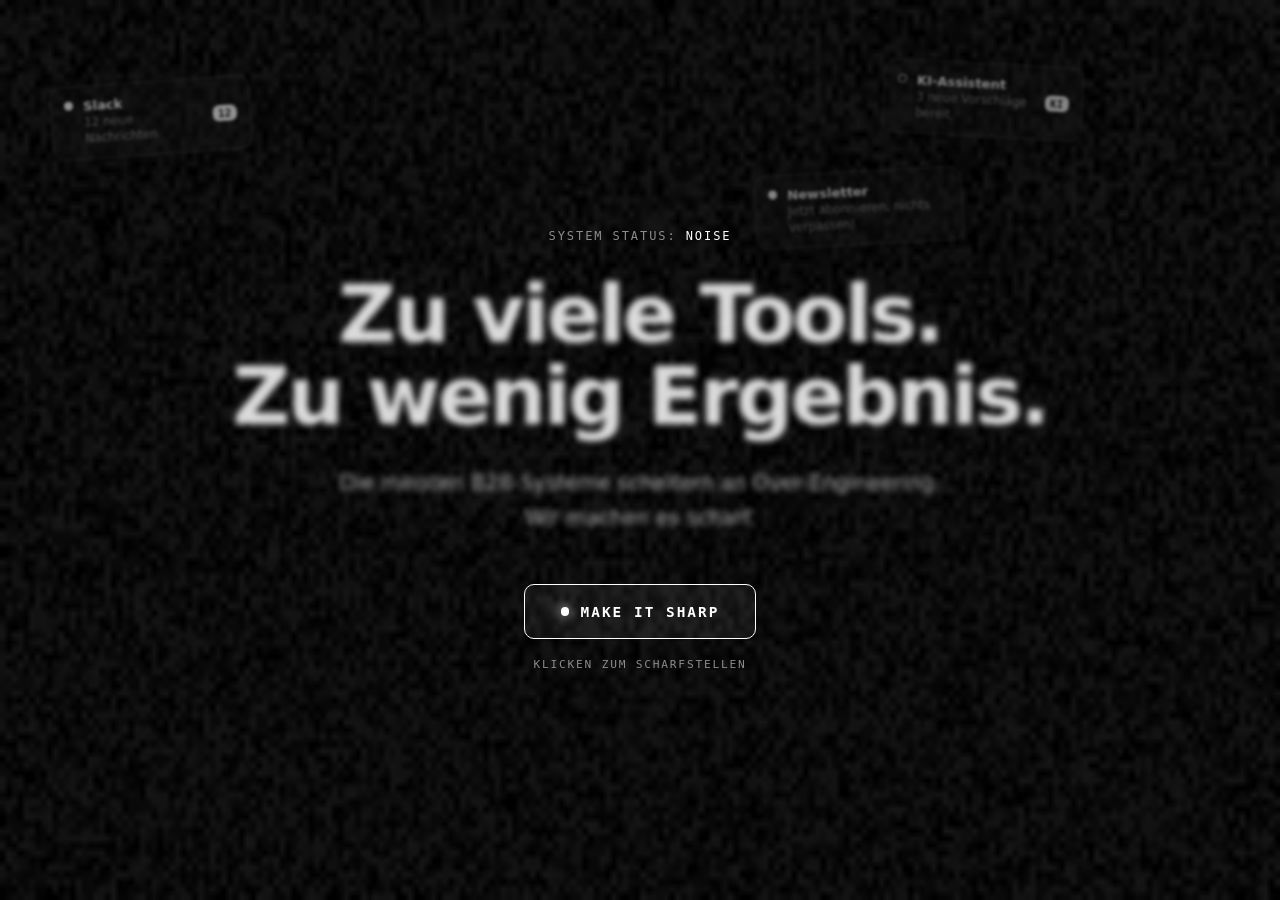
<file: index.html>
<!doctype html>
<html lang="de" data-state="noise">
<head>
<meta charset="utf-8">
<meta name="viewport" content="width=device-width, initial-scale=1">

<title>Simple by Default — Noise vs. Focus</title>
<meta name="description" content="Komplexität vernichten, Ergebnisse scharfstellen. Radikal schlanke B2B-Systeme für Video-Pipelines, KI-Lösungen und operative Prozesse.">

<meta property="og:type" content="website">
<meta property="og:title" content="Simple by Default — Make It Sharp">
<meta property="og:description" content="Zu viele Tools. Zu wenig Ergebnis. Wir machen es scharf.">
<meta property="og:url" content="https://simplebydefault.com/">
<link rel="canonical" href="https://simplebydefault.com/">
<meta name="theme-color" content="#000000">
<link rel="icon" href="logo.svg" type="image/svg+xml">
<link rel="stylesheet" href="noise.css">
<script src="noise.js" defer></script>
</head>

<body>
<a class="skip-link" href="#focus">Zum Inhalt springen</a>

<canvas id="grain" class="backdrop-grain" aria-hidden="true"></canvas>

<!-- Background clutter: every notification that fills the brain. JS pops
     them in one after another, so the screen visibly fills up. Purely
     decorative, cleared the instant the page is sharpened. -->
<div class="noise-clutter" aria-hidden="true">
  <div class="pop" style="--x:4%;--y:9%;--w:12.5rem;--r:-4deg;--o:.55;--d:7s">
    <span class="pop-dot filled"></span>
    <div><b>Slack</b><span>12 neue Nachrichten</span></div>
    <span class="badge">12</span>
  </div>
  <div class="pop" style="--x:69%;--y:7%;--w:12.5rem;--r:3deg;--o:.5;--d:8.5s">
    <span class="pop-dot"></span>
    <div><b>KI-Assistent</b><span>3 neue Vorschläge bereit</span></div>
    <span class="badge">KI</span>
  </div>
  <div class="pop" style="--x:59%;--y:19%;--w:13rem;--r:-3deg;--o:.5;--d:6.5s">
    <span class="pop-dot filled"></span>
    <div><b>Newsletter</b><span>Jetzt abonnieren, nichts verpassen!</span></div>
  </div>
  <div class="pop" style="--x:7%;--y:25%;--w:12rem;--r:2deg;--o:.48;--d:9s">
    <span class="pop-dot"></span>
    <div><b>Kalender</b><span>Meeting in 5 Minuten</span></div>
  </div>
  <div class="pop" style="--x:73%;--y:33%;--w:11.5rem;--r:-2deg;--o:.52;--d:7.5s">
    <span class="pop-dot filled"></span>
    <div><b>Posteingang</b><span>47 ungelesen</span></div>
    <span class="badge">47</span>
  </div>
  <div class="pop" style="--x:3%;--y:43%;--w:12.5rem;--r:3deg;--o:.45;--d:8s">
    <span class="pop-dot"></span>
    <div><b>Cookie-Einwilligung</b><span>Bitte 312 Anbieter bestätigen</span></div>
  </div>
  <div class="pop" style="--x:66%;--y:49%;--w:12rem;--r:-4deg;--o:.5;--d:6.8s">
    <span class="pop-dot filled"></span>
    <div><b>System-Update</b><span>Neustart erforderlich</span></div>
    <span class="badge">NEU</span>
  </div>
  <div class="pop" style="--x:11%;--y:59%;--w:12.5rem;--r:2deg;--o:.5;--d:9.5s">
    <span class="pop-dot"></span>
    <div><b>LinkedIn</b><span>8 neue Benachrichtigungen</span></div>
    <span class="badge">8</span>
  </div>
  <div class="pop" style="--x:71%;--y:65%;--w:12rem;--r:4deg;--o:.46;--d:7.2s">
    <span class="pop-dot filled"></span>
    <div><b>Testphase</b><span>Endet heute. Jetzt upgraden!</span></div>
  </div>
  <div class="pop" style="--x:5%;--y:73%;--w:13rem;--r:-3deg;--o:.48;--d:8.2s">
    <span class="pop-dot"></span>
    <div><b>KI</b><span>Fasse deinen Posteingang zusammen…</span></div>
  </div>
  <div class="pop" style="--x:59%;--y:79%;--w:12.5rem;--r:2deg;--o:.45;--d:7s">
    <span class="pop-dot filled"></span>
    <div><b>Erinnerung</b><span>6 Leads nachfassen</span></div>
    <span class="badge">6</span>
  </div>
  <div class="pop" style="--x:31%;--y:5%;--w:12.5rem;--r:-2deg;--o:.4;--d:9s">
    <span class="pop-dot"></span>
    <div><b>Neuer Kommentar</b><span>in „Q3-Strategie.doc"</span></div>
  </div>
  <div class="pop" style="--x:40%;--y:85%;--w:12rem;--r:3deg;--o:.42;--d:8s">
    <span class="pop-dot filled"></span>
    <div><b>Speicher fast voll</b><span>98% belegt</span></div>
  </div>
</div>

<!-- ===================== STATE A · NOISE ===================== -->

<section class="hero-noise only-noise">
  <div>
    <p class="eyebrow mono">System Status: <span class="live">Noise</span></p>
    <h1 class="haze">Zu viele Tools.<br>Zu wenig Ergebnis.</h1>
    <p class="sub haze">Die meisten B2B-Systeme scheitern an Over-Engineering. Wir machen es scharf.</p>

    <div class="sharpen-wrap">
      <button type="button" class="sharpen" data-sharpen>
        <span class="dot" aria-hidden="true"></span>
        Make It Sharp
      </button>
      <p class="hint">Klicken zum Scharfstellen</p>
    </div>
  </div>
</section>

<!-- ===================== STATE B · SHARP ===================== -->

<header class="topbar only-sharp">
  <div class="wrap topbar-inner">
    <a class="brand" href="index.html">
      <img class="mark" src="logo.svg" alt="" width="20" height="20">
      Simple by Default
    </a>
    <button type="button" class="ghost-btn" data-noise>
      <span class="swatch" aria-hidden="true"></span>
      Re-add noise
    </button>
  </div>
</header>

<main id="focus" class="only-sharp">

  <section class="hero-sharp">
    <div class="wrap">
      <p class="eyebrow-line">Focused · B2B Systems</p>
      <h1>Keep It Simple.<br>Make It Work.</h1>
      <p class="sub">Radikal schlanke Systeme für Video-Pipelines, KI-Lösungen und operative Prozesse.</p>
    </div>
  </section>

  <section class="section services">
    <div class="wrap">
      <div class="section-head">
        <p class="eyebrow-line">Leistungen</p>
      </div>

      <ul class="rows">
        <li class="row">
          <span class="idx">01</span>
          <h3>Automated Workflows &amp; AI Services</h3>
          <p>Prozesse ohne Reibung. KI dort, wo sie trägt, nicht als Buzzword.</p>
        </li>
        <li class="row">
          <span class="idx">02</span>
          <h3>Editing &amp; Video Pipelines</h3>
          <p>Scharfer Schnitt, schnelle Auslieferung. Als System gebaut, nicht als Einzelfall.</p>
        </li>
        <li class="row">
          <span class="idx">03</span>
          <h3>System Architecture &amp; Operations</h3>
          <p>Schlanke Verwaltung, zero Overhead. Wenige bewegliche Teile, stabiler Betrieb.</p>
        </li>
      </ul>
    </div>
  </section>

  <section class="section philosophy">
    <div class="wrap">
      <p class="eyebrow-line">Haltung</p>
      <p class="line">Simple by Default.</p>
      <p class="foot">Je weniger bewegliche Teile, desto weniger kann kaputtgehen. Wir bauen Systeme, die im Alltag bestehen, statt Feature-Listen, die niemand nutzt.</p>
    </div>
  </section>

  <section class="section section-contact" id="contact">
    <div class="wrap">
      <p class="eyebrow-line">Kontakt</p>
      <p class="contact-line">Sagen Sie uns, was scharf werden soll.</p>

      <form class="widget" data-contact novalidate>
        <div class="field-row">
          <label class="visually-hidden" for="email">E-Mail-Adresse</label>
          <input id="email" name="email" type="email" placeholder="you@company.com" autocomplete="email">
          <button type="submit" class="submit">
            Request access <span aria-hidden="true">→</span>
          </button>
        </div>
        <p class="widget-note">Kein Funnel, keine Demo-Pipeline. Direkt an <a href="mailto:hello@simplebydefault.com">hello@simplebydefault.com</a>.</p>
      </form>
    </div>
  </section>

  <footer class="footer">
    <div class="wrap footer-inner">
      <span>© 2026 Simple by Default</span>
      <nav class="footer-links" aria-label="Rechtliches">
        <a href="impressum.html">Impressum</a>
        <a href="datenschutz.html">Datenschutz</a>
        <a href="mailto:hello@simplebydefault.com">hello@simplebydefault.com</a>
      </nav>
    </div>
  </footer>

</main>

</body>
</html>
</file>
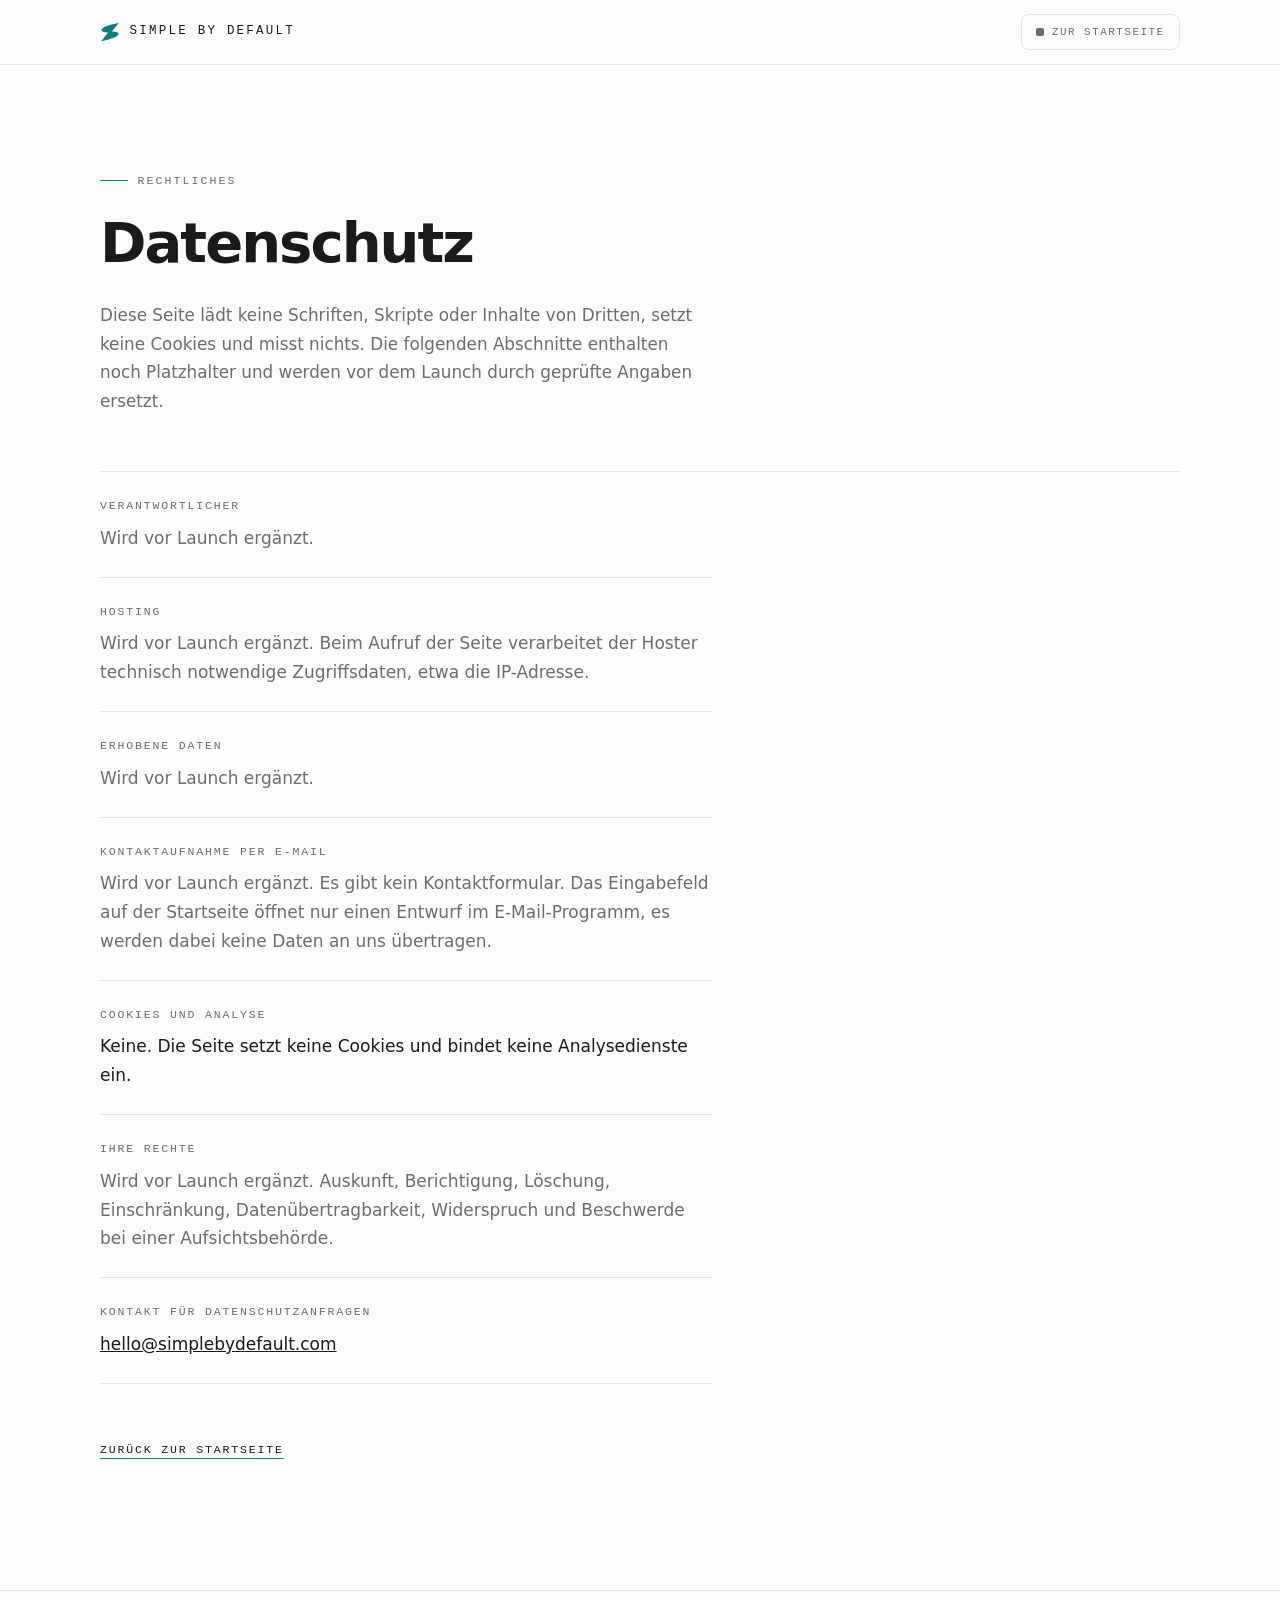
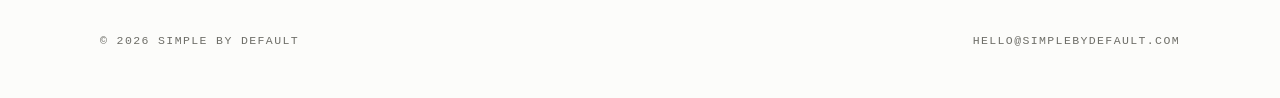
<file: datenschutz.html>
<!doctype html>
<html lang="de" data-state="sharp">
<head>
<meta charset="utf-8">
<meta name="viewport" content="width=device-width, initial-scale=1">

<title>Datenschutz — Simple by Default</title>
<meta name="description" content="Datenschutzerklärung von Simple by Default.">
<meta property="og:type" content="website">
<meta property="og:title" content="Datenschutz — Simple by Default">
<meta property="og:description" content="Datenschutzerklärung von Simple by Default.">
<meta property="og:url" content="https://simplebydefault.com/datenschutz.html">
<link rel="canonical" href="https://simplebydefault.com/datenschutz.html">
<meta name="theme-color" content="#FCFCFA">
<link rel="icon" href="logo.svg" type="image/svg+xml">
<link rel="stylesheet" href="noise.css">
</head>

<body>
<a class="skip-link" href="#main">Zum Inhalt springen</a>

<header class="topbar">
  <div class="wrap topbar-inner">
    <a class="brand" href="index.html">
      <img class="mark" src="logo.svg" alt="" width="20" height="20">
      Simple by Default
    </a>
    <a class="ghost-btn" href="index.html">
      <span class="swatch" aria-hidden="true"></span>
      Zur Startseite
    </a>
  </div>
</header>

<main id="main" class="legal">
  <div class="wrap">
    <p class="eyebrow-line">Rechtliches</p>
    <h1>Datenschutz</h1>
    <p class="note">Diese Seite lädt keine Schriften, Skripte oder Inhalte von Dritten, setzt keine Cookies und misst nichts. Die folgenden Abschnitte enthalten noch Platzhalter und werden vor dem Launch durch geprüfte Angaben ersetzt.</p>

    <dl>
      <dt>Verantwortlicher</dt>
      <dd class="todo">Wird vor Launch ergänzt.</dd>

      <dt>Hosting</dt>
      <dd class="todo">Wird vor Launch ergänzt. Beim Aufruf der Seite verarbeitet der Hoster technisch notwendige Zugriffsdaten, etwa die IP-Adresse.</dd>

      <dt>Erhobene Daten</dt>
      <dd class="todo">Wird vor Launch ergänzt.</dd>

      <dt>Kontaktaufnahme per E-Mail</dt>
      <dd class="todo">Wird vor Launch ergänzt. Es gibt kein Kontaktformular. Das Eingabefeld auf der Startseite öffnet nur einen Entwurf im E-Mail-Programm, es werden dabei keine Daten an uns übertragen.</dd>

      <dt>Cookies und Analyse</dt>
      <dd>Keine. Die Seite setzt keine Cookies und bindet keine Analysedienste ein.</dd>

      <dt>Ihre Rechte</dt>
      <dd class="todo">Wird vor Launch ergänzt. Auskunft, Berichtigung, Löschung, Einschränkung, Datenübertragbarkeit, Widerspruch und Beschwerde bei einer Aufsichtsbehörde.</dd>

      <dt>Kontakt für Datenschutzanfragen</dt>
      <dd><a href="mailto:hello@simplebydefault.com">hello@simplebydefault.com</a></dd>
    </dl>

    <a class="back-link" href="index.html">Zurück zur Startseite</a>
  </div>
</main>

<footer class="footer">
  <div class="wrap footer-inner">
    <span>© 2026 Simple by Default</span>
    <a href="mailto:hello@simplebydefault.com">hello@simplebydefault.com</a>
  </div>
</footer>

</body>
</html>
</file>
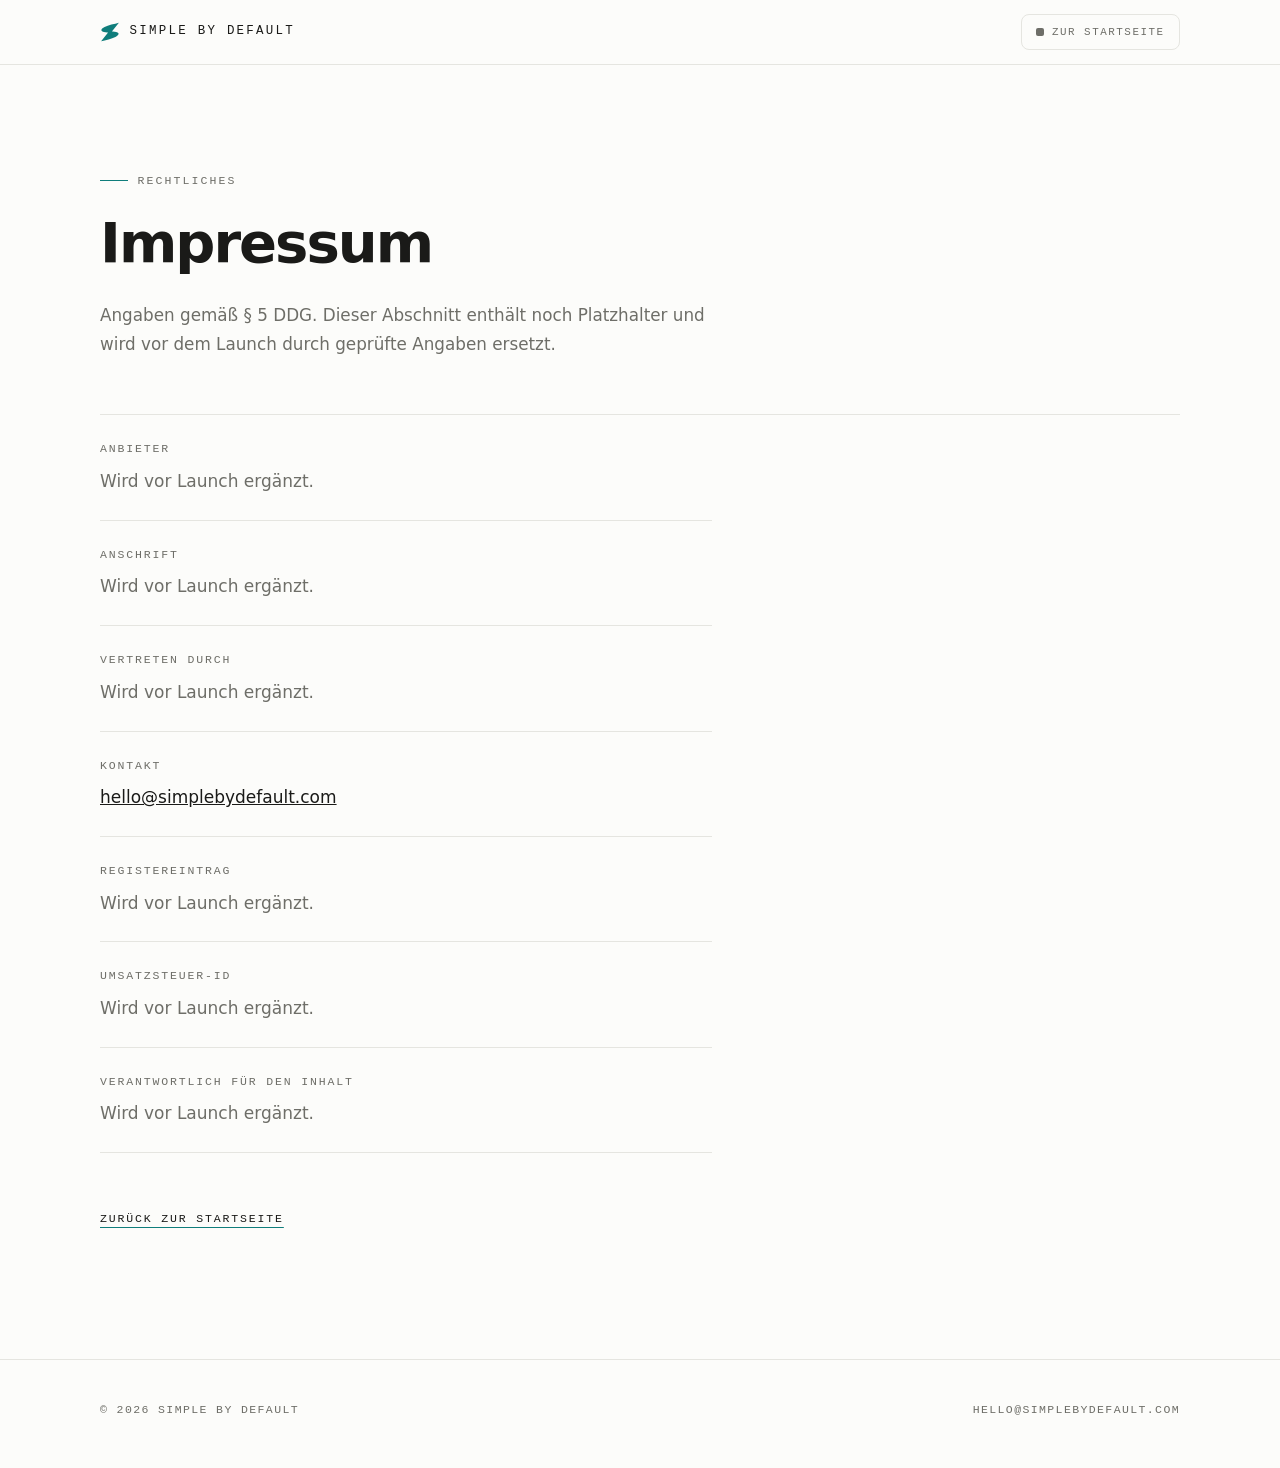
<file: impressum.html>
<!doctype html>
<html lang="de" data-state="sharp">
<head>
<meta charset="utf-8">
<meta name="viewport" content="width=device-width, initial-scale=1">

<title>Impressum — Simple by Default</title>
<meta name="description" content="Impressum und Anbieterkennzeichnung von Simple by Default.">
<meta property="og:type" content="website">
<meta property="og:title" content="Impressum — Simple by Default">
<meta property="og:description" content="Impressum und Anbieterkennzeichnung von Simple by Default.">
<meta property="og:url" content="https://simplebydefault.com/impressum.html">
<link rel="canonical" href="https://simplebydefault.com/impressum.html">
<meta name="theme-color" content="#FCFCFA">
<link rel="icon" href="logo.svg" type="image/svg+xml">
<link rel="stylesheet" href="noise.css">
</head>

<body>
<a class="skip-link" href="#main">Zum Inhalt springen</a>

<header class="topbar">
  <div class="wrap topbar-inner">
    <a class="brand" href="index.html">
      <img class="mark" src="logo.svg" alt="" width="20" height="20">
      Simple by Default
    </a>
    <a class="ghost-btn" href="index.html">
      <span class="swatch" aria-hidden="true"></span>
      Zur Startseite
    </a>
  </div>
</header>

<main id="main" class="legal">
  <div class="wrap">
    <p class="eyebrow-line">Rechtliches</p>
    <h1>Impressum</h1>
    <p class="note">Angaben gemäß § 5 DDG. Dieser Abschnitt enthält noch Platzhalter und wird vor dem Launch durch geprüfte Angaben ersetzt.</p>

    <dl>
      <dt>Anbieter</dt>
      <dd class="todo">Wird vor Launch ergänzt.</dd>

      <dt>Anschrift</dt>
      <dd class="todo">Wird vor Launch ergänzt.</dd>

      <dt>Vertreten durch</dt>
      <dd class="todo">Wird vor Launch ergänzt.</dd>

      <dt>Kontakt</dt>
      <dd><a href="mailto:hello@simplebydefault.com">hello@simplebydefault.com</a></dd>

      <dt>Registereintrag</dt>
      <dd class="todo">Wird vor Launch ergänzt.</dd>

      <dt>Umsatzsteuer-ID</dt>
      <dd class="todo">Wird vor Launch ergänzt.</dd>

      <dt>Verantwortlich für den Inhalt</dt>
      <dd class="todo">Wird vor Launch ergänzt.</dd>
    </dl>

    <a class="back-link" href="index.html">Zurück zur Startseite</a>
  </div>
</main>

<footer class="footer">
  <div class="wrap footer-inner">
    <span>© 2026 Simple by Default</span>
    <a href="mailto:hello@simplebydefault.com">hello@simplebydefault.com</a>
  </div>
</footer>

</body>
</html>
</file>
<file: noise.css>
/* ==========================================================================
   Simple by Default — "Noise vs. Focus"
   Two worlds, one page, switched by data-state on <html>:
   - "noise": dark, grainy, filling up with notifications. The problem.
   - "sharp": light, quiet, almost no effects. The product.
   ========================================================================== */

:root {
  /* Sharp world: paper and ink. */
  --paper: #FCFCFA;
  --ink: #1A1A18;
  --muted: #6E6E68;
  --line: #E5E5E0;
  --line-soft: #EFEFEA;
  /* Der Akzent ist der Ton der Bildmarke. Wird er geändert, muss der
     fill-Wert in logo.svg mitgezogen werden, dort steht er fest. */
  --accent: #0F7D7B;
  --accent-dark: #0A5A58;

  /* Noise world: black and grey. */
  --dark-bg: #000000;
  --dark-text: #FFFFFF;
  --dark-muted: #8C8C8C;
  --dark-line: rgba(255, 255, 255, 0.14);

  --sans: system-ui, -apple-system, BlinkMacSystemFont, "Segoe UI", Roboto,
    Helvetica, Arial, sans-serif;
  --mono: ui-monospace, "SF Mono", "JetBrains Mono", "Roboto Mono", Menlo,
    Consolas, monospace;

  --wrap: 1080px;
  --measure: 36em;
}

*,
*::before,
*::after {
  box-sizing: border-box;
}

html {
  -webkit-text-size-adjust: 100%;
}

body {
  margin: 0;
  background: var(--dark-bg);
  color: var(--dark-text);
  font-family: var(--sans);
  font-size: 1.0625rem;
  line-height: 1.7;
  -webkit-font-smoothing: antialiased;
  overflow-x: hidden;
  transition: background-color 0.3s ease, color 0.3s ease;
}

html[data-state="sharp"] body {
  background: var(--paper);
  color: var(--ink);
}

h1, h2, h3, p, figure, ul {
  margin: 0;
}

ul {
  padding: 0;
  list-style: none;
}

a {
  color: inherit;
}

::selection {
  background: var(--ink);
  color: var(--paper);
}

:focus-visible {
  outline: 2px solid var(--accent);
  outline-offset: 3px;
  border-radius: 2px;
}

html[data-state="noise"] :focus-visible {
  outline-color: #FFFFFF;
}

.wrap {
  width: min(100% - 2.5rem, var(--wrap));
  margin-inline: auto;
}

.mono {
  font-family: var(--mono);
  letter-spacing: 0.16em;
  text-transform: uppercase;
}

.visually-hidden {
  position: absolute;
  width: 1px;
  height: 1px;
  margin: -1px;
  padding: 0;
  overflow: hidden;
  clip: rect(0 0 0 0);
  clip-path: inset(50%);
  white-space: nowrap;
  border: 0;
}

.skip-link {
  position: absolute;
  top: -100%;
  left: 1rem;
  z-index: 300;
  padding: 0.7rem 1.1rem;
  background: var(--ink);
  color: var(--paper);
  font-family: var(--mono);
  font-size: 0.75rem;
  text-decoration: none;
}

.skip-link:focus {
  top: 0.75rem;
}

/* State visibility -------------------------------------------------------- */

.only-sharp {
  display: none;
}

html[data-state="sharp"] .only-noise {
  display: none;
}

html[data-state="sharp"] .only-sharp {
  display: revert;
}

/* ==========================================================================
   NOISE STATE
   ========================================================================== */

.backdrop-grain {
  position: fixed;
  inset: 0;
  z-index: -2;
  width: 100%;
  height: 100%;
  opacity: 0.9;
  transition: opacity 0.35s ease;
  pointer-events: none;
}

html[data-state="sharp"] .backdrop-grain {
  opacity: 0;
}

.hero-noise {
  position: relative;
  min-height: 100vh;
  min-height: 100svh;
  display: grid;
  place-content: center;
  text-align: center;
  padding: 6rem 1.25rem;
}

.hero-noise > div {
  position: relative;
  z-index: 1;
}

.hero-noise .eyebrow {
  color: var(--dark-muted);
  font-size: 0.75rem;
  margin-bottom: 1.75rem;
}

.hero-noise .eyebrow .live {
  color: #FFFFFF;
}

.hero-noise h1 {
  /* Etwas weiter als die längste Zeile: die Box schrumpft ohnehin auf den
     Inhalt, die Reserve fängt nur breiter bauende System-Schriften ab. */
  max-width: 22ch;
  margin-inline: auto;
  /* Der Umbruch zwischen den beiden Sätzen steht im Markup. Damit die
     längere zweite Zeile auch auf schmalen Geräten am Stück bleibt, darf
     der clamp-Boden nicht zu früh greifen: ab 548px aufwärts ändert sich
     nichts, darunter skaliert die Headline weiter mit. */
  font-size: clamp(1.45rem, 7vw, 5rem);
  font-weight: 680;
  letter-spacing: -0.035em;
  line-height: 1.02;
  text-wrap: balance;
}

.hero-noise .sub {
  max-width: 46ch;
  margin: 1.75rem auto 0;
  color: #D2D2D2;
  font-size: clamp(1.05rem, 2.6vw, 1.3rem);
}

/* Only the words are hazy. The tool that sharpens them is itself sharp. */
.haze {
  filter: blur(3px) opacity(0.85);
  transition: filter 0.3s ease;
  will-change: filter;
}

html.sharpening .haze {
  filter: blur(0) opacity(1);
}

.sharpen-wrap {
  margin-top: 3rem;
  display: flex;
  flex-direction: column;
  align-items: center;
  gap: 1rem;
}

.sharpen {
  position: relative;
  display: inline-flex;
  align-items: center;
  gap: 0.7rem;
  padding: 1.15rem 2.25rem;
  border: 1px solid #FFFFFF;
  border-radius: 10px;
  background: rgba(255, 255, 255, 0.06);
  color: #FFFFFF;
  font-family: var(--mono);
  font-size: 0.9rem;
  font-weight: 600;
  letter-spacing: 0.14em;
  text-transform: uppercase;
  cursor: pointer;
}

.sharpen .dot {
  width: 0.55rem;
  height: 0.55rem;
  border-radius: 50%;
  background: #FFFFFF;
  box-shadow: 0 0 12px rgba(255, 255, 255, 0.9);
}

.sharpen:hover,
.sharpen:focus-visible {
  background: #FFFFFF;
  color: #000000;
  box-shadow: 0 0 34px rgba(255, 255, 255, 0.3);
}

.sharpen:hover .dot,
.sharpen:focus-visible .dot {
  background: #000000;
  box-shadow: none;
}

.sharpen:active {
  transform: translateY(1px);
}

.hero-noise .hint {
  color: var(--dark-muted);
  font-family: var(--mono);
  font-size: 0.7rem;
  letter-spacing: 0.16em;
  text-transform: uppercase;
}

/* ---- Background clutter : everything that fills the brain -------------- */

.noise-clutter {
  position: fixed;
  inset: 0;
  z-index: 0;
  overflow: hidden;
  pointer-events: none;
  filter: blur(1.5px);
  transition: opacity 0.4s ease;
}

html[data-state="sharp"] .noise-clutter {
  opacity: 0;
}

/* Each notification waits offstage until JS pops it in, one after another,
   so the screen visibly fills up. */
.pop {
  position: absolute;
  left: var(--x);
  top: var(--y);
  width: var(--w, 12rem);
  display: flex;
  gap: 0.6rem;
  align-items: flex-start;
  padding: 0.7rem 0.8rem;
  border: 1px solid var(--dark-line);
  border-radius: 12px;
  background: rgba(18, 18, 18, 0.72);
  -webkit-backdrop-filter: blur(4px);
  backdrop-filter: blur(4px);
  box-shadow: 0 12px 34px rgba(0, 0, 0, 0.55);
  opacity: 0;
  transform: rotate(var(--r, 0deg)) scale(0.9);
  visibility: hidden;
}

.pop.in {
  visibility: visible;
  opacity: var(--o, 0.5);
  transform: rotate(var(--r, 0deg)) scale(1);
}

.pop-dot {
  flex: 0 0 auto;
  margin-top: 0.15rem;
  width: 0.6rem;
  height: 0.6rem;
  border-radius: 50%;
  border: 1.5px solid rgba(255, 255, 255, 0.85);
}

.pop-dot.filled {
  background: #FFFFFF;
}

.pop b {
  display: block;
  font-size: 0.82rem;
  font-weight: 650;
  color: #FFFFFF;
  line-height: 1.3;
}

.pop span {
  display: block;
  font-size: 0.75rem;
  color: var(--dark-muted);
  line-height: 1.35;
}

.pop .badge {
  margin-left: auto;
  align-self: center;
  padding: 0.05rem 0.35rem;
  border-radius: 6px;
  background: #FFFFFF;
  color: #000000;
  font-family: var(--mono);
  font-size: 0.65rem;
  font-weight: 700;
  letter-spacing: 0.04em;
}

/* ==========================================================================
   SHARP STATE  ·  light, quiet, almost no effects
   ========================================================================== */

.topbar {
  position: sticky;
  top: 0;
  z-index: 30;
  background: var(--paper);
  border-bottom: 1px solid var(--line);
}

.topbar-inner {
  display: flex;
  align-items: center;
  justify-content: space-between;
  gap: 1rem;
  min-height: 4rem;
}

.brand {
  display: inline-flex;
  align-items: center;
  gap: 0.6rem;
  font-family: var(--mono);
  font-size: 0.78rem;
  letter-spacing: 0.18em;
  text-transform: uppercase;
  text-decoration: none;
  color: var(--ink);
}

.brand .mark {
  width: 1.25rem;
  height: 1.25rem;
}

.ghost-btn {
  display: inline-flex;
  align-items: center;
  gap: 0.5rem;
  padding: 0.5rem 0.9rem;
  border: 1px solid var(--line);
  border-radius: 8px;
  background: transparent;
  color: var(--muted);
  font-family: var(--mono);
  font-size: 0.68rem;
  letter-spacing: 0.14em;
  text-transform: uppercase;
  text-decoration: none;
  cursor: pointer;
}

.ghost-btn:hover {
  border-color: var(--ink);
  color: var(--ink);
}

.ghost-btn .swatch {
  width: 0.5rem;
  height: 0.5rem;
  border-radius: 2px;
  background: var(--muted);
}

/* Plain paper. No grid, no texture: the calm is the point. */
.hero-sharp {
  padding-top: clamp(4rem, 10vw, 7rem);
  padding-bottom: clamp(4rem, 10vw, 7rem);
}

.eyebrow-line {
  display: inline-flex;
  align-items: center;
  gap: 0.6rem;
  color: var(--muted);
  font-family: var(--mono);
  font-size: 0.72rem;
  letter-spacing: 0.18em;
  text-transform: uppercase;
}

.eyebrow-line::before {
  content: "";
  width: 1.75rem;
  height: 1px;
  background: var(--accent);
}

.hero-sharp h1 {
  margin-top: 1.5rem;
  /* The break between the two sentences sits in the markup, so the box only
     has to be wide enough for the longer of them. */
  max-width: 17ch;
  font-size: clamp(2.6rem, 7.5vw, 5rem);
  font-weight: 700;
  letter-spacing: -0.035em;
  line-height: 1.02;
}

.hero-sharp .sub {
  margin-top: 1.75rem;
  max-width: var(--measure);
  color: var(--muted);
  font-size: clamp(1.1rem, 2.6vw, 1.3rem);
}

.section {
  padding-block: clamp(4.5rem, 11vw, 7.5rem);
}

.section-head {
  margin-bottom: clamp(2rem, 5vw, 3rem);
}

/* Services as quiet rows. No cards, no shadows, one hairline each. */
.rows {
  border-top: 1px solid var(--line);
}

.row {
  display: grid;
  gap: 0.5rem;
  padding-block: clamp(1.75rem, 4vw, 2.5rem);
  border-bottom: 1px solid var(--line);
}

.row .idx {
  color: var(--muted);
  font-family: var(--mono);
  font-size: 0.72rem;
  letter-spacing: 0.16em;
}

.row h3 {
  font-size: 1.15rem;
  font-weight: 640;
  letter-spacing: -0.015em;
  line-height: 1.3;
}

.row p {
  max-width: var(--measure);
  color: var(--muted);
  font-size: 1rem;
}

/* Philosophy */
.philosophy {
  border-top: 1px solid var(--line);
}

.philosophy .line {
  margin-top: 1.75rem;
  max-width: 18ch;
  font-size: clamp(1.9rem, 5vw, 3rem);
  font-weight: 680;
  letter-spacing: -0.03em;
  line-height: 1.05;
}

.philosophy .foot {
  margin-top: 1.75rem;
  max-width: var(--measure);
  color: var(--muted);
  font-size: 1.05rem;
}

/* Contact, last thing before the footer */
.section-contact {
  border-top: 1px solid var(--line);
}

.contact-line {
  margin-top: 1.75rem;
  max-width: 18ch;
  font-size: clamp(1.9rem, 5vw, 3rem);
  font-weight: 680;
  letter-spacing: -0.03em;
  line-height: 1.05;
}

.widget {
  margin-top: 2.5rem;
  max-width: 34rem;
}

.field-row {
  display: flex;
  gap: 0.5rem;
  padding: 0.35rem;
  border: 1px solid var(--line);
  border-radius: 12px;
  background: #FFFFFF;
}

.field-row:focus-within {
  border-color: var(--accent);
}

.field-row input {
  flex: 1;
  min-width: 0;
  border: 0;
  background: transparent;
  color: var(--ink);
  font-family: var(--sans);
  font-size: 1rem;
  padding: 0.7rem 0.85rem;
}

.field-row input::placeholder {
  color: var(--muted);
}

.field-row input:focus {
  outline: none;
}

.submit {
  display: inline-flex;
  align-items: center;
  gap: 0.5rem;
  padding: 0.7rem 1.25rem;
  border: 0;
  border-radius: 9px;
  background: var(--ink);
  color: var(--paper);
  font-family: var(--mono);
  font-size: 0.72rem;
  font-weight: 700;
  letter-spacing: 0.1em;
  text-transform: uppercase;
  white-space: nowrap;
  cursor: pointer;
}

.submit:hover {
  background: var(--accent);
}

.widget-note {
  margin-top: 1rem;
  color: var(--muted);
  font-size: 0.9375rem;
}

.widget-note a {
  color: var(--ink);
  text-decoration: underline;
  text-decoration-color: var(--accent);
  text-underline-offset: 3px;
}

.widget-note a:hover {
  color: var(--accent-dark);
}

/* Legal pages. Same paper, same type, nothing else. -----------------------
   They carry data-state="sharp" from the markup, so no JS is involved. */

.legal {
  padding-block: clamp(3.5rem, 9vw, 6rem) clamp(5rem, 12vw, 8rem);
}

.legal h1 {
  margin-top: 1.5rem;
  font-size: clamp(2.2rem, 6vw, 3.5rem);
  font-weight: 700;
  letter-spacing: -0.035em;
  line-height: 1.05;
}

.legal .note {
  margin-top: 1.75rem;
  max-width: var(--measure);
  color: var(--muted);
  font-size: 1.05rem;
}

.legal dl {
  margin: clamp(2.5rem, 5vw, 3.5rem) 0 0;
  border-top: 1px solid var(--line);
}

.legal dt {
  padding-top: 1.5rem;
  color: var(--muted);
  font-family: var(--mono);
  font-size: 0.72rem;
  letter-spacing: 0.16em;
  text-transform: uppercase;
}

.legal dd {
  margin: 0.5rem 0 0;
  padding-bottom: 1.5rem;
  border-bottom: 1px solid var(--line);
  max-width: var(--measure);
}

.legal .todo {
  color: var(--muted);
}

.back-link {
  display: inline-block;
  margin-top: clamp(2.5rem, 5vw, 3.5rem);
  color: var(--ink);
  font-family: var(--mono);
  font-size: 0.72rem;
  letter-spacing: 0.16em;
  text-transform: uppercase;
  text-decoration: underline;
  text-decoration-color: var(--accent);
  text-underline-offset: 5px;
}

.back-link:hover {
  color: var(--accent-dark);
}

/* Footer */
.footer {
  padding-block: 2.5rem 3rem;
  border-top: 1px solid var(--line);
}

.footer-inner {
  display: flex;
  flex-wrap: wrap;
  align-items: center;
  justify-content: space-between;
  gap: 1rem 2rem;
  color: var(--muted);
  font-family: var(--mono);
  font-size: 0.72rem;
  letter-spacing: 0.12em;
  text-transform: uppercase;
}

.footer-inner a {
  color: var(--muted);
  text-decoration: none;
}

.footer-inner a:hover {
  color: var(--accent);
}

.footer-links {
  display: flex;
  flex-wrap: wrap;
  gap: 0.75rem 1.75rem;
}

/* Layout up --------------------------------------------------------------- */

@media (min-width: 700px) {
  .row {
    grid-template-columns: 4rem 16rem 1fr;
    gap: 0.5rem 2.5rem;
    align-items: baseline;
  }
}

/* Motion. The noise breathes; the sharp side stays still. ---------------- */

@media (prefers-reduced-motion: no-preference) {
  html[data-state="noise"] .sharpen {
    animation: pulse 2.1s ease-in-out infinite;
  }

  @keyframes pulse {
    0%, 100% { box-shadow: 0 0 0 rgba(255, 255, 255, 0); }
    50% { box-shadow: 0 0 30px rgba(255, 255, 255, 0.28); }
  }

  /* Pop in with a small overshoot, then drift. */
  .pop {
    transition: opacity 0.28s ease, transform 0.28s cubic-bezier(0.2, 1.25, 0.4, 1),
      visibility 0s linear 0.28s;
  }

  .pop.in {
    transition: opacity 0.28s ease, transform 0.28s cubic-bezier(0.2, 1.25, 0.4, 1),
      visibility 0s;
    animation: drift var(--d, 7s) ease-in-out 0.4s infinite alternate;
  }

  @keyframes drift {
    from { transform: rotate(var(--r, 0deg)) translateY(0); }
    to { transform: rotate(var(--r, 0deg)) translateY(-9px); }
  }
}

/* Thin the clutter on small screens so the message stays legible. */
@media (max-width: 640px) {
  .pop:nth-child(2n) {
    display: none;
  }
}
</file>
